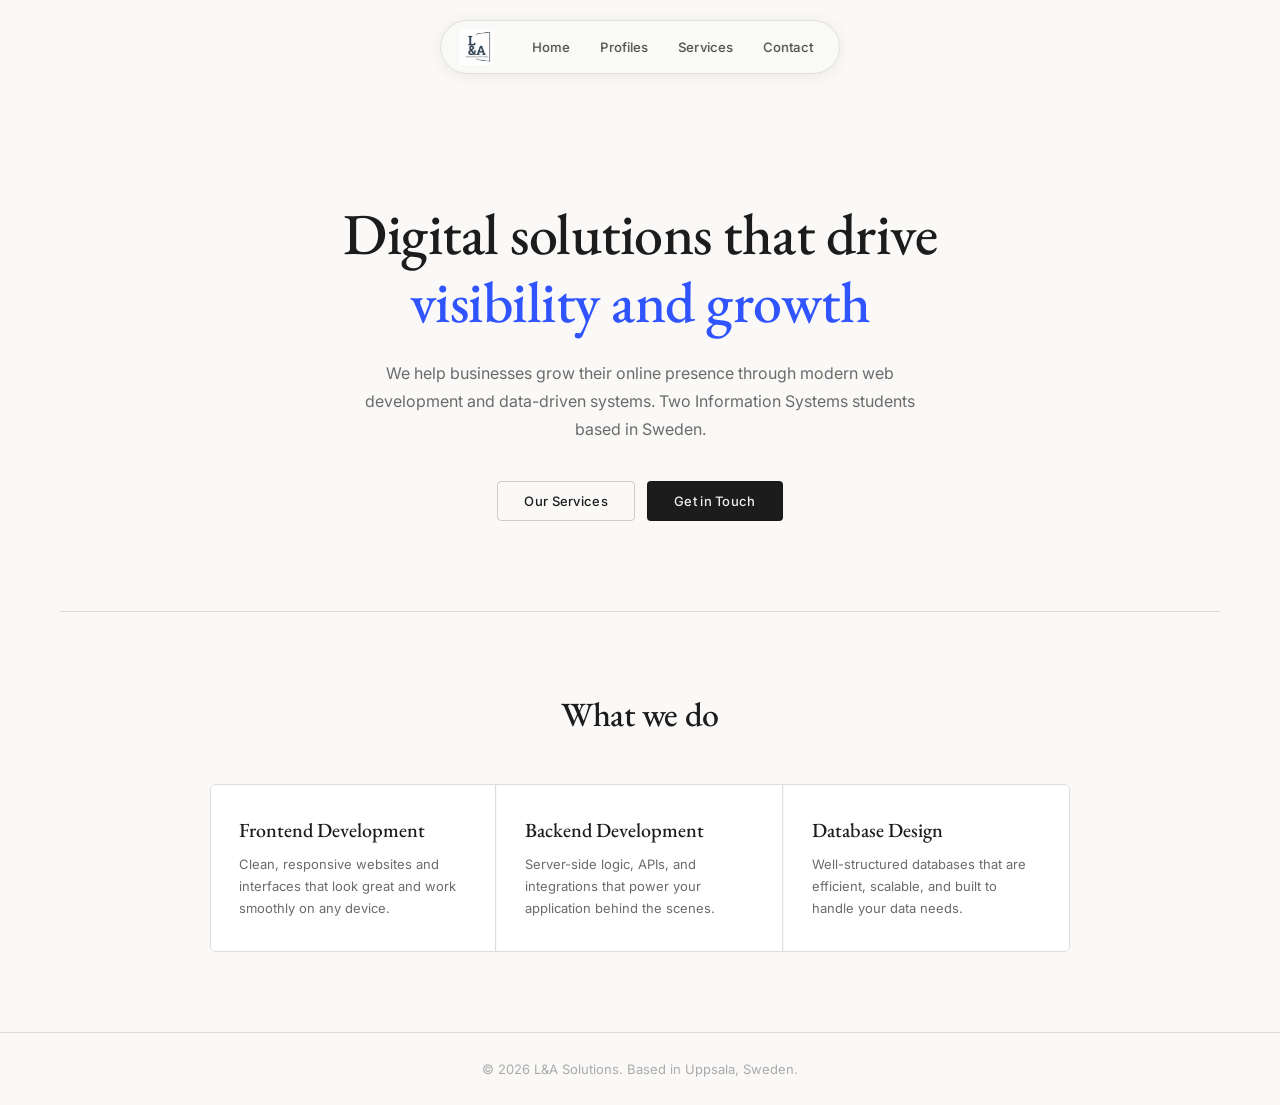
<file: index.html>
<!DOCTYPE html>
<html lang="en">
<head>
    <meta charset="UTF-8">
    <meta name="viewport" content="width=device-width, initial-scale=1.0">
    <title>L&A Solutions</title>
    <link rel="stylesheet" href="style.css">
    <link rel="icon" type="image/png" href="favicon.png.png">
</head>
<body>

    <header>
        <div class="header-container">
            <a href="index.html" class="logo-link"><img src="logo.png" alt="L&A Solutions" class="logo"></a>
            <nav>
                <ul class="menu">
                    <li><a href="index.html">Home</a></li>
                    <li class="dropdown">
                        <a href="#">Profiles</a>
                        <ul class="dropdown-menu">
                            <li><a href="linus.html">Linus Kammonen</a></li>
                            <li><a href="alfred.html">Alfred Arvidsson</a></li>
                        </ul>
                    </li>
                    <li><a href="services.html">Services</a></li>
                    <li><a href="contact.html">Contact</a></li>
                </ul>
            </nav>
        </div>
    </header>

    <main>
        <div class="hero">
            <h1>Digital solutions that drive  <em>visibility and growth</em></h1>
            <p>
                We help businesses grow their online presence through modern web development and data-driven systems.
                Two Information Systems students based in Sweden.
            </p>
            <div class="hero-buttons">
                <a href="services.html" class="btn-primary">Our Services</a>
                <a href="contact.html" class="btn-secondary">Get in Touch</a>
            </div>
        </div>

        <hr class="section-divider">

        <section>
            <h2>What we do</h2>
            <div class="card-grid">
                <div class="card">
                    <h3>Frontend Development</h3>
                    <p>Clean, responsive websites and interfaces that look great and work smoothly on any device.</p>
                </div>
                <div class="card">
                    <h3>Backend Development</h3>
                    <p>Server-side logic, APIs, and integrations that power your application behind the scenes.</p>
                </div>
                <div class="card">
                    <h3>Database Design</h3>
                    <p>Well-structured databases that are efficient, scalable, and built to handle your data needs.</p>
                </div>
            </div>
        </section>
    </main>

    <footer>
        <p>&copy; 2026 L&A Solutions. Based in Uppsala, Sweden.</p>
    </footer>

</body>
</html>
</file>
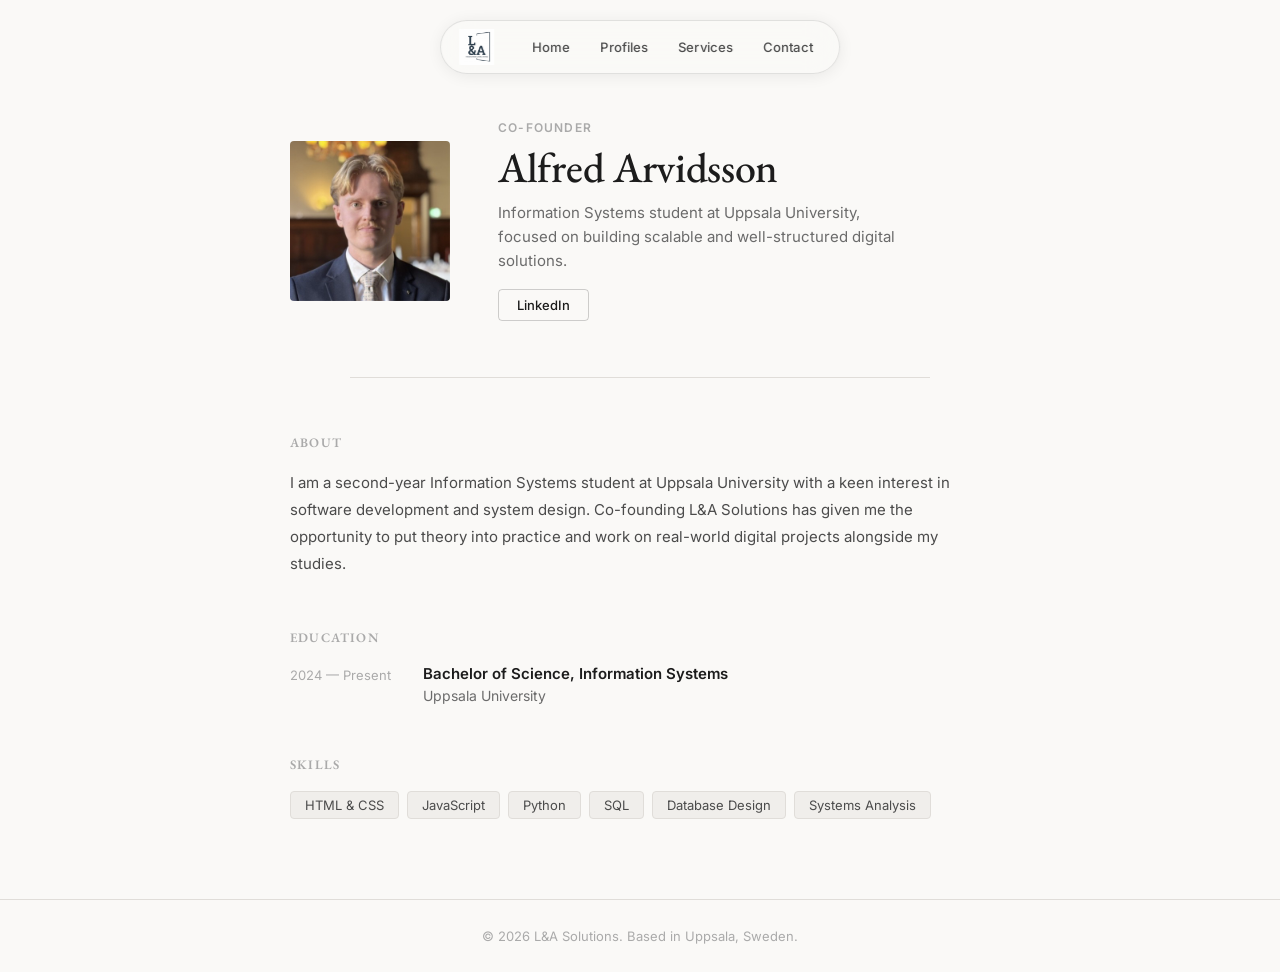
<file: alfred.html>
<!DOCTYPE html>
<html lang="en">
<head>
    <meta charset="UTF-8">
    <meta name="viewport" content="width=device-width, initial-scale=1.0">
    <title>Alfred Arvidsson — L&A Solutions</title>
    <link rel="stylesheet" href="style.css">
    <link rel="stylesheet" href="profile.css">
</head>
<body>

    <header>
        <div class="header-container">
            <a href="index.html" class="logo-link"><img src="logo.png" alt="L&A Solutions" class="logo"></a>
            <nav>
                <ul class="menu">
                    <li><a href="index.html">Home</a></li>
                    <li class="dropdown">
                        <a href="#">Profiles</a>
                        <ul class="dropdown-menu">
                            <li><a href="linus.html">Linus Kammonen</a></li>
                            <li><a href="alfred.html">Alfred Arvidsson</a></li>
                        </ul>
                    </li>
                    <li><a href="services.html">Services</a></li>
                    <li><a href="contact.html">Contact</a></li>
                </ul>
            </nav>
        </div>
    </header>

    <main class="profile-main">

        <div class="profile-hero">
            <img src="alfred.jpg" alt="Alfred Arvidsson" class="profile-photo">
            <div class="profile-intro">
                <p class="profile-label">Co-founder</p>
                <h1>Alfred Arvidsson</h1>
                <p class="profile-tagline">Information Systems student at Uppsala University, focused on building scalable and well-structured digital solutions.</p>
                <a href="https://www.linkedin.com/in/arvidssonalfred/" target="_blank" class="linkedin-btn">
                    LinkedIn
                </a>
            </div>
        </div>

        <hr class="section-divider">

        <div class="profile-body">

            <div class="profile-section">
                <h2>About</h2>
                <p>
                    I am a second-year Information Systems student at Uppsala University with a keen interest in software development and system design. Co-founding L&amp;A Solutions has given me the opportunity to put theory into practice and work on real-world digital projects alongside my studies.
                </p>
            </div>

            <div class="profile-section">
                <h2>Education</h2>
                <div class="edu-item">
                    <div class="edu-meta">
                        <span class="edu-year">2024 — Present</span>
                    </div>
                    <div class="edu-detail">
                        <strong>Bachelor of Science, Information Systems</strong>
                        <span>Uppsala University</span>
                    </div>
                </div>
            </div>

            <div class="profile-section">
                <h2>Skills</h2>
                <div class="skills-grid">
                    <span class="skill-tag">HTML &amp; CSS</span>
                    <span class="skill-tag">JavaScript</span>
                    <span class="skill-tag">Python</span>
                    <span class="skill-tag">SQL</span>
                    <span class="skill-tag">Database Design</span>
                    <span class="skill-tag">Systems Analysis</span>
                </div>
            </div>

        </div>

    </main>

    <footer>
        <p>&copy; 2026 L&A Solutions. Based in Uppsala, Sweden.</p>
    </footer>

</body>
</html>
</file>
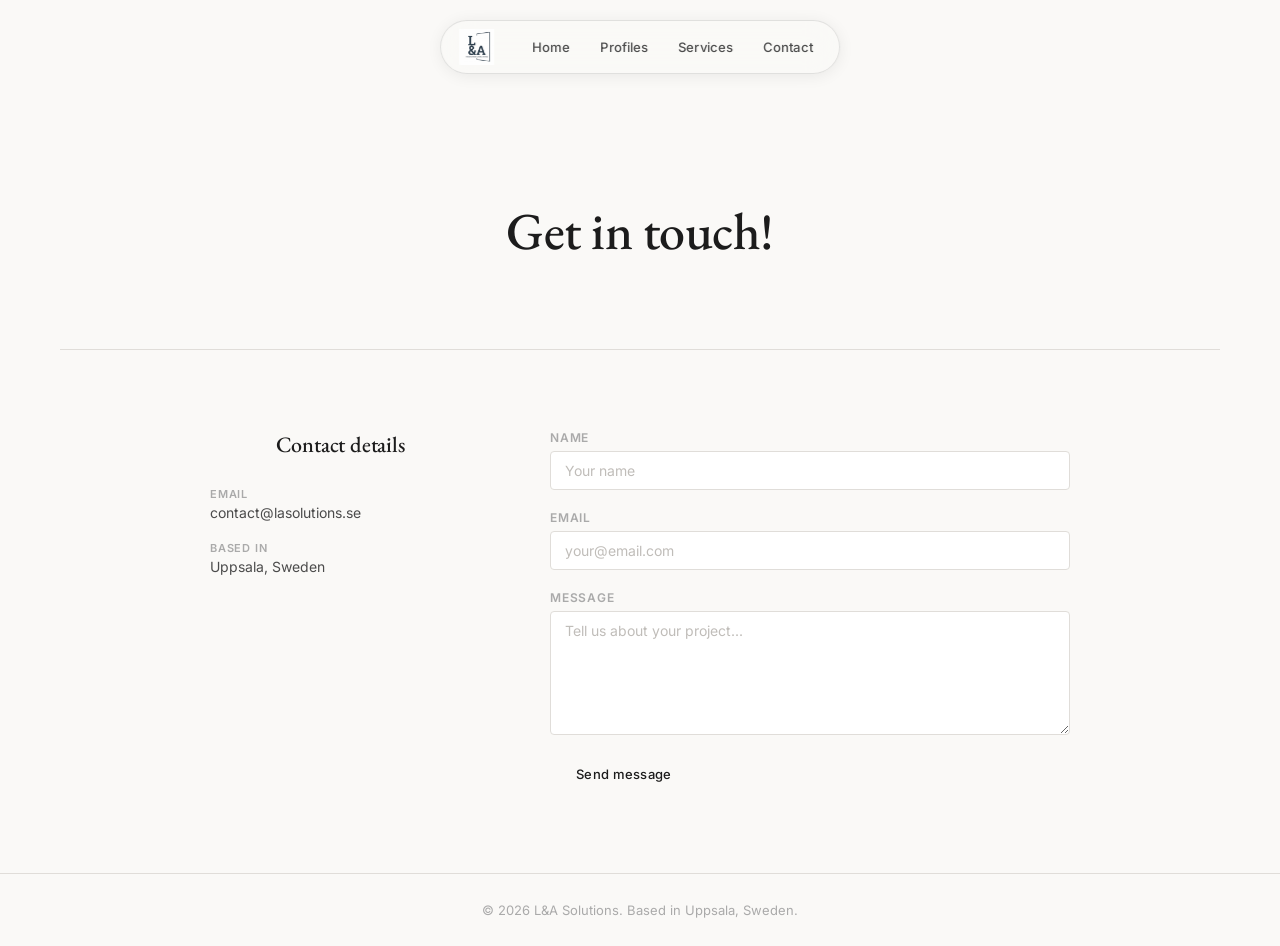
<file: contact.html>
<!DOCTYPE html>
<html lang="en">
<head>
    <meta charset="UTF-8">
    <meta name="viewport" content="width=device-width, initial-scale=1.0">
    <title>Contact — L&A Solutions</title>
    <link rel="stylesheet" href="style.css">
</head>
<body>

    <header>
        <div class="header-container">
            <a href="index.html" class="logo-link"><img src="logo.png" alt="L&A Solutions" class="logo"></a>
            <nav>
                <ul class="menu">
                    <li><a href="index.html">Home</a></li>
                    <li class="dropdown">
                        <a href="#">Profiles</a>
                        <ul class="dropdown-menu">
                            <li><a href="linus.html">Linus Kammonen</a></li>
                            <li><a href="alfred.html">Alfred Arvidsson</a></li>
                        </ul>
                    </li>
                    <li><a href="services.html">Services</a></li>
                    <li><a href="contact.html">Contact</a></li>
                </ul>
            </nav>
        </div>
    </header>

    <main>
        <div class="page-hero">
            <h1>Get in touch!</h1>
            <p></p>
        </div>

        <hr class="section-divider">

        <section class="contact-section">
            <div class="contact-grid">

                <div class="contact-info">
                    <h2>Contact details</h2>
                    <div class="info-item">
                        <span class="info-label">Email</span>
                        <a href="mailto:hello@lasolutions.se">contact@lasolutions.se</a>
                    </div>
                    <div class="info-item">
                        <span class="info-label">Based in</span>
                        <span>Uppsala, Sweden</span>
                    </div>
                </div>

                <form name="L&A Kontakt" class="contact-form" data-netlify="true" netlify-honeypot="bot-field" action="/thankyou" method="POST">                    <input type="hidden" name="_subject" value="New message from L&A Solutions website">
                    <input type="hidden" name="bot-field">
                    <input type="text" name="_gotcha" style="display:none">
                    <div class="form-group">
                        <label for="name">Name</label>
                        <input type="text" id="name" name="name" placeholder="Your name" required>
                    </div>
                    <div class="form-group">
                        <label for="email">Email</label>
                        <input type="email" id="email" name="email" placeholder="your@email.com" required>
                    </div>
                    <div class="form-group">
                        <label for="message">Message</label>
                        <textarea id="message" name="message" rows="6" placeholder="Tell us about your project..." required></textarea>
                    </div>
                    <button type="submit" class="btn-primary">Send message</button>
                </form>

            </div>
        </section>
    </main>

    <footer>
        <p>&copy; 2026 L&A Solutions. Based in Uppsala, Sweden.</p>
    </footer>

</body>
</html>
</file>
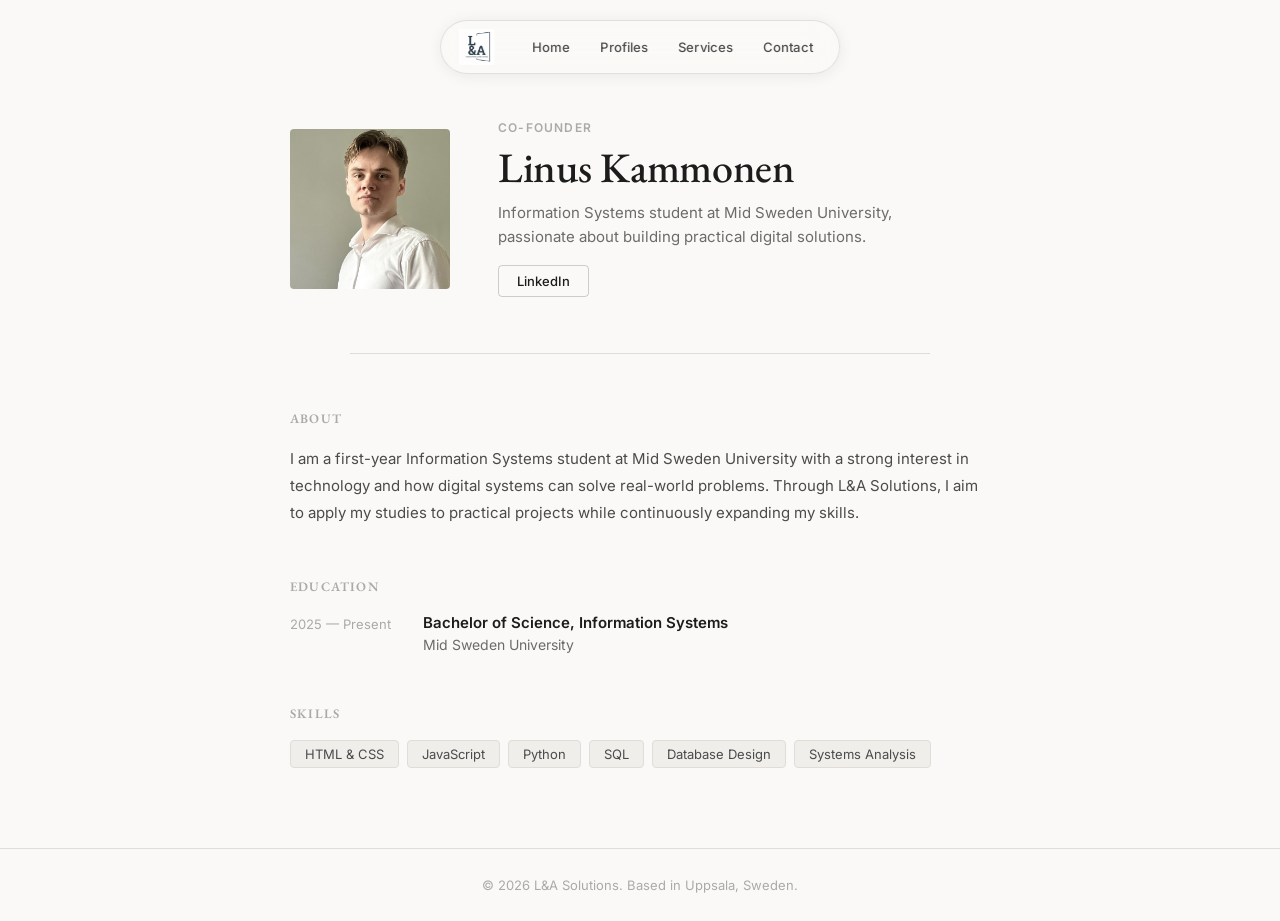
<file: linus.html>
<!DOCTYPE html>
<html lang="en">
<head>
    <meta charset="UTF-8">
    <meta name="viewport" content="width=device-width, initial-scale=1.0">
    <title>Linus Kammonen — L&A Solutions</title>
    <link rel="stylesheet" href="style.css">
    <link rel="stylesheet" href="profile.css">
</head>
<body>

    <header>
        <div class="header-container">
            <a href="index.html" class="logo-link"><img src="logo.png" alt="L&A Solutions" class="logo"></a>
            <nav>
                <ul class="menu">
                    <li><a href="index.html">Home</a></li>
                    <li class="dropdown">
                        <a href="#">Profiles</a>
                        <ul class="dropdown-menu">
                            <li><a href="linus.html">Linus Kammonen</a></li>
                            <li><a href="alfred.html">Alfred Arvidsson</a></li>
                        </ul>
                    </li>
                    <li><a href="services.html">Services</a></li>
                    <li><a href="contact.html">Contact</a></li>
                </ul>
            </nav>
        </div>
    </header>

    <main class="profile-main">

        <div class="profile-hero">
            <div class="linus-photo-wrap">
                <img src="linus.jpg" alt="Linus Kammonen" class="profile-photo">
            </div>
            <div class="profile-intro">
                <p class="profile-label">Co-founder</p>
                <h1>Linus Kammonen</h1>
                <p class="profile-tagline">Information Systems student at Mid Sweden University, passionate about building practical digital solutions.</p>
                <a href="https://www.linkedin.com/in/linus-kammonen-42101314b/" target="_blank" class="linkedin-btn">
                    LinkedIn
                </a>
            </div>
        </div>

        <hr class="section-divider">

        <div class="profile-body">

            <div class="profile-section">
                <h2>About</h2>
                <p>
                    I am a first-year Information Systems student at Mid Sweden University with a strong interest in technology and how digital systems can solve real-world problems. Through L&amp;A Solutions, I aim to apply my studies to practical projects while continuously expanding my skills.
                </p>
            </div>

            <div class="profile-section">
                <h2>Education</h2>
                <div class="edu-item">
                    <div class="edu-meta">
                        <span class="edu-year">2025 — Present</span>
                    </div>
                    <div class="edu-detail">
                        <strong>Bachelor of Science, Information Systems</strong>
                        <span>Mid Sweden University</span>
                    </div>
                </div>
            </div>

            <div class="profile-section">
                <h2>Skills</h2>
                <div class="skills-grid">
                    <span class="skill-tag">HTML &amp; CSS</span>
                    <span class="skill-tag">JavaScript</span>
                    <span class="skill-tag">Python</span>
                    <span class="skill-tag">SQL</span>
                    <span class="skill-tag">Database Design</span>
                    <span class="skill-tag">Systems Analysis</span>
                </div>
            </div>

        </div>

    </main>

    <footer>
        <p>&copy; 2026 L&A Solutions. Based in Uppsala, Sweden.</p>
    </footer>

</body>
</html>
</file>
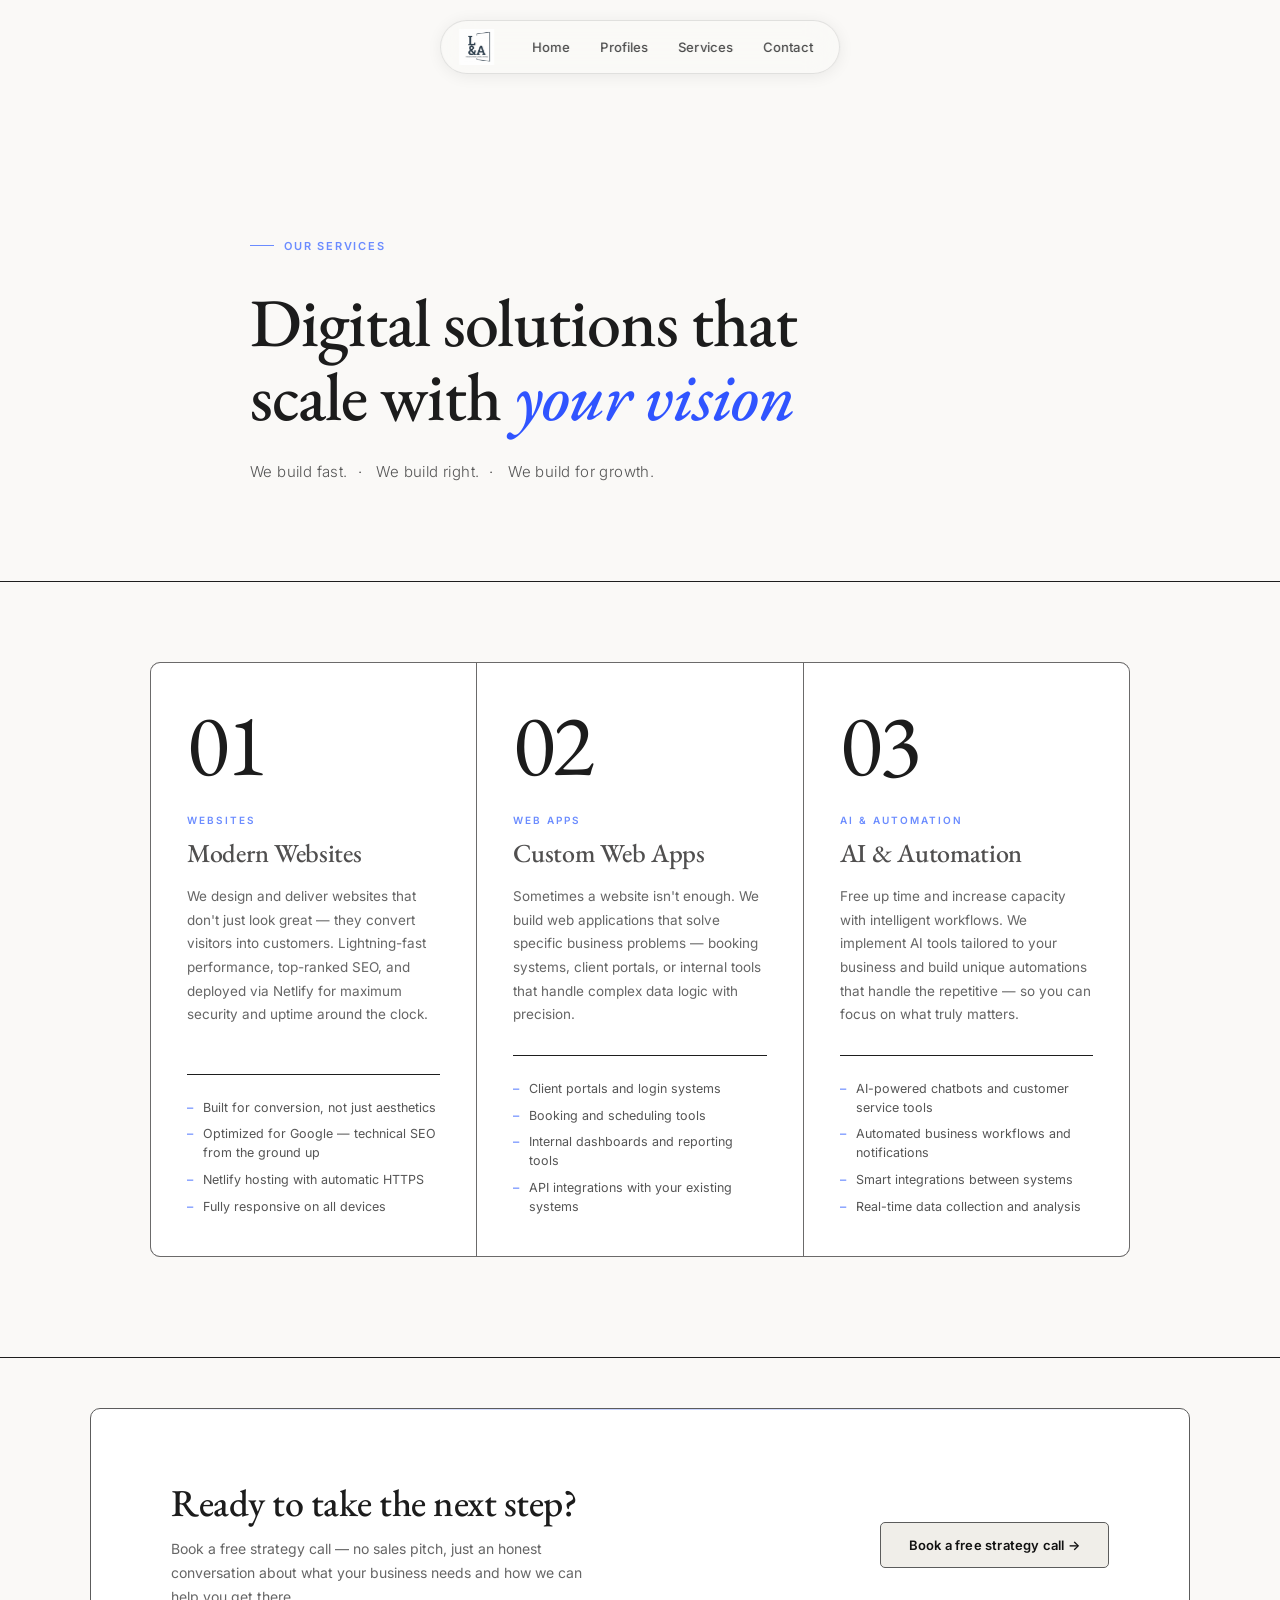
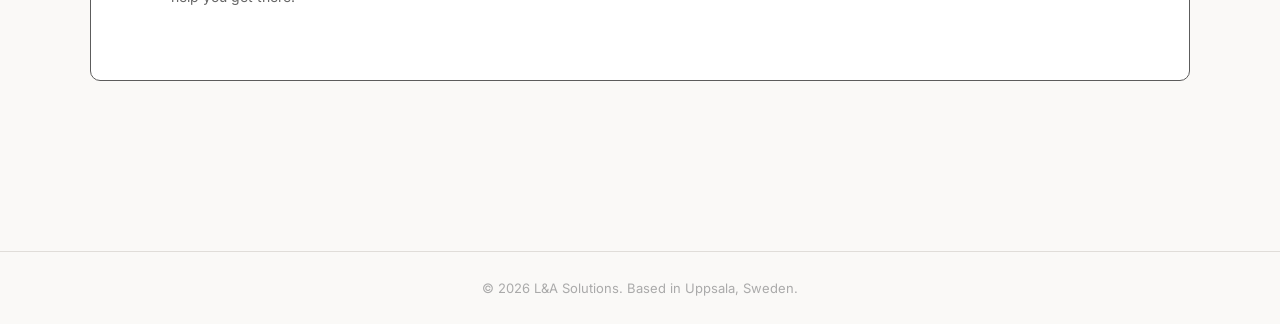
<file: services.html>
<!DOCTYPE html>
<html lang="en">
<head>
    <meta charset="UTF-8">
    <meta name="viewport" content="width=device-width, initial-scale=1.0">
    <title>Services — L&A Solutions</title>
    <link rel="preconnect" href="https://fonts.googleapis.com">
    <link rel="preconnect" href="https://fonts.gstatic.com" crossorigin>
    <link href="https://fonts.googleapis.com/css2?family=EB+Garamond:ital,wght@0,400;0,500;0,600;1,400&family=Inter:wght@300;400;500;600&display=swap" rel="stylesheet">
    <link rel="stylesheet" href="style.css">
</head>
<body>

    <header>
        <div class="header-container">
            <a href="index.html" class="logo-link"><img src="logo.png" alt="L&A Solutions" class="logo"></a>
            <nav>
                <ul class="menu">
                    <li><a href="index.html">Home</a></li>
                    <li class="dropdown">
                        <a href="#">Profiles</a>
                        <ul class="dropdown-menu">
                            <li><a href="linus.html">Linus Kammonen</a></li>
                            <li><a href="alfred.html">Alfred Arvidsson</a></li>
                        </ul>
                    </li>
                    <li><a href="services.html">Services</a></li>
                    <li><a href="contact.html">Contact</a></li>
                </ul>
            </nav>
        </div>
    </header>

    <main>

        <!-- ── HERO ── -->
        <div class="s-hero">
            <p class="s-hero-eyebrow">Our services</p>
            <h1>Digital solutions that<br>scale with <em>your vision</em></h1>
            <p class="s-hero-sub">
                We build fast.<span>·</span>
                We build right.<span>·</span>
                We build for growth.
            </p>
        </div>

        <hr class="s-rule">

        <!-- ── SERVICES ── -->
        <div class="s-grid-section">
            <div class="s-grid">

                <!-- Card 1 -->
                <div class="s-card">
                    <span class="s-card-number">01</span>
                    <p class="s-card-tag">Websites</p>
                    <h2>Modern Websites</h2>
                    <p class="s-card-desc">
                        We design and deliver websites that don't just look great — they convert visitors into customers. Lightning-fast performance, top-ranked SEO, and deployed via Netlify for maximum security and uptime around the clock.
                    </p>
                    <ul class="s-card-features">
                        <li>Built for conversion, not just aesthetics</li>
                        <li>Optimized for Google — technical SEO from the ground up</li>
                        <li>Netlify hosting with automatic HTTPS</li>
                        <li>Fully responsive on all devices</li>
                    </ul>
                </div>

                <!-- Card 2 -->
                <div class="s-card">
                    <span class="s-card-number">02</span>
                    <p class="s-card-tag">Web Apps</p>
                    <h2>Custom Web Apps</h2>
                    <p class="s-card-desc">
                        Sometimes a website isn't enough. We build web applications that solve specific business problems — booking systems, client portals, or internal tools that handle complex data logic with precision.
                    </p>
                    <ul class="s-card-features">
                        <li>Client portals and login systems</li>
                        <li>Booking and scheduling tools</li>
                        <li>Internal dashboards and reporting tools</li>
                        <li>API integrations with your existing systems</li>
                    </ul>
                </div>

                <!-- Card 3 -->
                <div class="s-card">
                    <span class="s-card-number">03</span>
                    <p class="s-card-tag">AI & Automation</p>
                    <h2>AI &amp; Automation</h2>
                    <p class="s-card-desc">
                        Free up time and increase capacity with intelligent workflows. We implement AI tools tailored to your business and build unique automations that handle the repetitive — so you can focus on what truly matters.
                    </p>
                    <ul class="s-card-features">
                        <li>AI-powered chatbots and customer service tools</li>
                        <li>Automated business workflows and notifications</li>
                        <li>Smart integrations between systems</li>
                        <li>Real-time data collection and analysis</li>
                    </ul>
                </div>

            </div>
        </div>

        <hr class="s-rule">

        <!-- ── CTA ── -->
        <div class="s-cta-wrapper">
            <div class="s-cta">
                <div class="s-cta-text">
                    <h2>Ready to take the next step?</h2>
                    <p>
                        Book a free strategy call — no sales pitch, just an honest conversation about what your business needs and how we can help you get there.
                    </p>
                </div>
                <a href="contact.html" class="s-cta-btn">Book a free strategy call →</a>
            </div>
        </div>

    </main>

    <footer>
        <p>&copy; 2026 L&A Solutions. Based in Uppsala, Sweden.</p>
    </footer>

</body>
</html>
</file>
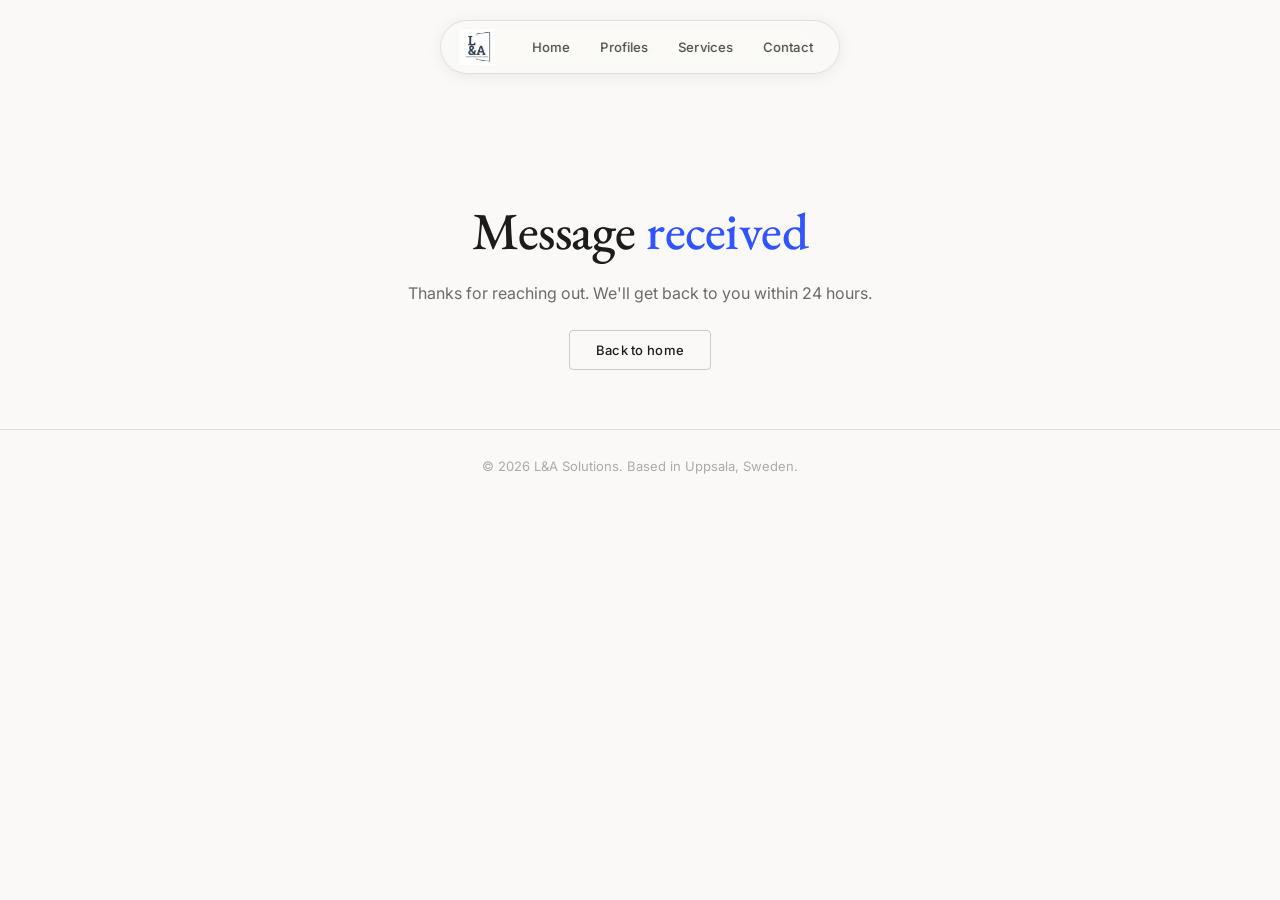
<file: thankyou.html>
<!DOCTYPE html>
<html lang="en">
<head>
    <meta charset="UTF-8">
    <meta name="viewport" content="width=device-width, initial-scale=1.0">
    <title>Thank you — L&A Solutions</title>
    <link rel="stylesheet" href="style.css">
</head>
<body>

    <header>
        <div class="header-container">
            <a href="index.html" class="logo-link"><img src="logo.png" alt="L&A Solutions" class="logo"></a>
            <nav>
                <ul class="menu">
                    <li><a href="index.html">Home</a></li>
                    <li class="dropdown">
                        <a href="#">Profiles</a>
                        <ul class="dropdown-menu">
                            <li><a href="linus.html">Linus Kammonen</a></li>
                            <li><a href="alfred.html">Alfred Arvidsson</a></li>
                        </ul>
                    </li>
                    <li><a href="services.html">Services</a></li>
                    <li><a href="contact.html">Contact</a></li>
                </ul>
            </nav>
        </div>
    </header>

    <main>
        <div class="page-hero">
            <h1>Message <em>received</em></h1>
            <p>Thanks for reaching out. We'll get back to you within 24 hours.</p>
            <div style="margin-top: 32px;">
                <a href="index.html" class="btn-primary">Back to home</a>
            </div>
        </div>
    </main>

    <footer>
        <p>&copy; 2026 L&A Solutions. Based in Uppsala, Sweden.</p>
    </footer>

</body>
</html>
</file>
<file: style.css>
@import url('https://fonts.googleapis.com/css2?family=EB+Garamond:ital,wght@0,400;0,500;0,600;1,400&family=Inter:wght@400;500;600&display=swap');

* {
    margin: 0;
    padding: 0;
    box-sizing: border-box;
}

body {
    font-family: 'Inter', sans-serif;
    background-color: #faf9f7;
    color: #1c1c1c;
}

/* ── HEADER ── */
header {
    position: fixed;
    top: 20px;
    left: 50%;
    transform: translateX(-50%);
    z-index: 100;
    width: auto;
}

.header-container {
    display: flex;
    align-items: center;
    gap: 24px;
    padding: 8px 12px 8px 18px;
    background: rgba(250, 249, 247, 0.85);
    backdrop-filter: blur(16px);
    -webkit-backdrop-filter: blur(16px);
    border: 1px solid rgba(0, 0, 0, 0.1);
    border-radius: 50px;
    box-shadow: 0 2px 16px rgba(0, 0, 0, 0.07);
}

.logo-link {
    display: flex;
    align-items: center;
    flex-shrink: 0;
}

.logo {
    height: 36px;
    width: auto;
}

/* ── NAV ── */
nav ul.menu {
    list-style: none;
    display: flex;
    gap: 2px;
    margin: 0;
    padding: 0;
}

.menu a {
    text-decoration: none;
    color: #4b4b4b;
    font-size: 13px;
    font-weight: 500;
    padding: 6px 14px;
    border-radius: 50px;
    transition: background-color 0.15s, color 0.15s;
    white-space: nowrap;
    display: block;
    letter-spacing: 0.1px;
}

.menu a:hover {
    background-color: rgba(0, 0, 0, 0.05);
    color: #1c1c1c;
}

/* ── DROPDOWN ── */
.dropdown {
    position: relative;
}

.dropdown-menu {
    display: none;
    position: absolute;
    top: calc(100% + 10px);
    left: 50%;
    transform: translateX(-50%);
    background-color: #faf9f7;
    border: 1px solid rgba(0, 0, 0, 0.1);
    border-radius: 8px;
    list-style: none;
    padding: 6px;
    min-width: 190px;
    box-shadow: 0 8px 24px rgba(0, 0, 0, 0.08);
}

/* invisible bridge to prevent hover gap */
.dropdown::after {
    content: '';
    position: absolute;
    top: 100%;
    left: 0;
    right: 0;
    height: 10px;
}

.dropdown-menu li a {
    display: block;
    padding: 8px 14px;
    border-radius: 5px;
    color: #4b4b4b;
    font-size: 13px;
    font-weight: 500;
    text-decoration: none;
    transition: background-color 0.15s, color 0.15s;
}

.dropdown-menu li a:hover {
    background-color: rgba(0, 0, 0, 0.05);
    color: #1c1c1c;
}

.dropdown:hover .dropdown-menu {
    display: block;
}

/* ── MAIN OFFSET for fixed header ── */
main {
    padding-top: 90px;
}

/* ── HERO ── */
.hero {
    padding: 110px 60px 90px;
    max-width: 780px;
    margin: 0 auto;
    text-align: center;
}

.hero h1 {
    font-family: 'EB Garamond', Georgia, serif;
    font-size: 58px;
    font-weight: 500;
    line-height: 1.18;
    color: #1c1c1c;
    margin-bottom: 22px;
    letter-spacing: -0.5px;
}

.hero h1 em {
    font-style: normal;
    color: #3054ff;
}

.hero p {
    font-size: 16px;
    color: #6b6b6b;
    line-height: 1.75;
    margin-bottom: 38px;
    max-width: 580px;
    margin-left: auto;
    margin-right: auto;
}

.hero-buttons {
    display: flex;
    gap: 12px;
    justify-content: center;
    flex-wrap: wrap;
}

.btn-primary {
    background-color: transparent;
    color: #1c1c1c;
    padding: 11px 26px;
    border-radius: 4px;
    border: 1px solid rgba(0, 0, 0, 0.18);

    text-decoration: none;
    font-weight: 500;
    font-size: 13px;
    letter-spacing: 0.3px;
    transition: background-color 0.25s, border-color 0.25s;
}

.btn-primary:hover {
    background-color: #efefef;
}

.btn-secondary {
    background-color: #1c1c1c;
    color: #efefef;
    padding: 11px 26px;
    border-radius: 4px;
    border: 1px solid rgba(0, 0, 0, 0.18);
    text-decoration: none;
    font-weight: 500;
    font-size: 13px;
    letter-spacing: 0.3px;
    transition: background-color 0.25s, border-color 0.25s;
}

.btn-secondary:hover {
    
    background-color: #767474;
    color: #efefef;
}

/* ── SECTION ── */
section {
    padding: 80px 60px;
}

section h2 {
    font-family: 'EB Garamond', Georgia, serif;
    font-size: 34px;
    font-weight: 500;
    text-align: center;
    margin-bottom: 48px;
    color: #1c1c1c;
    letter-spacing: -0.3px;
}

/* ── CARDS ── */
.card-grid {
    display: grid;
    grid-template-columns: repeat(auto-fit, minmax(240px, 1fr));
    gap: 1px;
    max-width: 860px;
    margin: 0 auto;
    border: 1px solid #e0ddd9;
    border-radius: 6px;
    overflow: hidden;
}

.card {
    background-color: #ffffff;
    padding: 32px 28px;
    border-right: 1px solid #e0ddd9;
}

.card:last-child {
    border-right: none;
}

.card h3 {
    font-family: 'EB Garamond', Georgia, serif;
    font-size: 20px;
    font-weight: 500;
    margin-bottom: 10px;
    color: #1c1c1c;
}

.card p {
    font-size: 13px;
    color: #6b6b6b;
    line-height: 1.7;
}

/* ── DIVIDER ── */
.section-divider {
    border: none;
    border-top: 1px solid #e0ddd9;
    margin: 0 60px;
}

/* ── PAGE HERO (contact, services etc.) ── */
.page-hero {
    padding: 110px 60px 70px;
    max-width: 780px;
    margin: 0 auto;
    text-align: center;
}

.page-hero h1 {
    font-family: 'EB Garamond', Georgia, serif;
    font-size: 52px;
    font-weight: 500;
    line-height: 1.18;
    color: #1c1c1c;
    margin-bottom: 18px;
    letter-spacing: -0.5px;
}

.page-hero h1 em {
    font-style: normal;
    color: #3054ff;
}

.page-hero p {
    font-size: 16px;
    color: #6b6b6b;
    line-height: 1.75;
    max-width: 500px;
    margin: 0 auto;
}

/* ── CONTACT ── */
.contact-section {
    padding: 80px 60px;
}

.contact-grid {
    display: grid;
    grid-template-columns: 1fr 2fr;
    gap: 80px;
    max-width: 860px;
    margin: 0 auto;
}

.contact-info h2 {
    font-family: 'EB Garamond', Georgia, serif;
    font-size: 22px;
    font-weight: 500;
    color: #1c1c1c;
    margin-bottom: 28px;
    letter-spacing: -0.2px;
}

.info-item {
    display: flex;
    flex-direction: column;
    gap: 3px;
    margin-bottom: 20px;
}

.info-label {
    font-size: 11px;
    font-weight: 600;
    text-transform: uppercase;
    letter-spacing: 0.8px;
    color: #aaaaaa;
}

.info-item a,
.info-item span:not(.info-label) {
    font-size: 14px;
    color: #4b4b4b;
    text-decoration: none;
}

.info-item a:hover {
    color: #1c1c1c;
}

/* ── FORM ── */
.contact-form {
    display: flex;
    flex-direction: column;
    gap: 20px;
}

.form-group {
    display: flex;
    flex-direction: column;
    gap: 6px;
}

.form-group label {
    font-size: 12px;
    font-weight: 600;
    text-transform: uppercase;
    letter-spacing: 0.8px;
    color: #aaaaaa;
}

.form-group input,
.form-group textarea {
    font-family: 'Inter', sans-serif;
    font-size: 14px;
    color: #1c1c1c;
    background-color: #ffffff;
    border: 1px solid #e0ddd9;
    border-radius: 4px;
    padding: 10px 14px;
    outline: none;
    transition: border-color 0.15s;
    resize: vertical;
}

.form-group input::placeholder,
.form-group textarea::placeholder {
    color: #c0bdb9;
}

.form-group input:focus,
.form-group textarea:focus {
    border-color: #3054ff;
}

.contact-form .btn-primary {
    align-self: flex-start;
    cursor: pointer;
    border: none;
    font-family: 'Inter', sans-serif;
}

/* ── FOOTER ── */
footer {
    padding: 28px 60px;
    text-align: center;
    color: #aaaaaa;
    font-size: 13px;
    border-top: 1px solid #e0ddd9;
}

/* ── SERVICES PAGE ── */
.s-hero {
    padding: 140px 60px 100px;
    max-width: 900px;
    margin: 0 auto;
}

.s-hero-eyebrow {
    display: inline-flex;
    align-items: center;
    gap: 10px;
    font-size: 11px;
    font-weight: 600;
    letter-spacing: 1.8px;
    text-transform: uppercase;
    color: #6b8cff;
    margin-bottom: 32px;
}

.s-hero-eyebrow::before {
    content: '';
    display: block;
    width: 24px;
    height: 1px;
    background: #6b8cff;
}

.s-hero h1 {
    font-family: 'EB Garamond', Georgia, serif;
    font-size: clamp(42px, 6vw, 68px);
    font-weight: 500;
    line-height: 1.1;
    color: #1c1c1c;
    letter-spacing: -1px;
    margin-bottom: 28px;
    max-width: 720px;
}

.s-hero h1 em {
    font-style: italic;
    color: #3054ff;
}

.s-hero-sub {
    font-size: 15px;
    font-weight: 300;
    color: #555555;
    letter-spacing: 0.4px;
    font-family: 'Inter', sans-serif;
}

.s-hero-sub span {
    color: #3a3a3a;
    margin: 0 10px;
}

.s-rule {
    border: none;
    border-top: 1px solid #1e1e1e;
    margin: 0;
}

.s-grid-section {
    padding: 80px 60px 100px;
    max-width: 1100px;
    margin: 0 auto;
}

.s-grid {
    display: grid;
    grid-template-columns: repeat(3, 1fr);
    gap: 1px;
    background: #6b6a6a;
    border: 1px solid #6b6a6a;
    border-radius: 10px;
    overflow: hidden;
}

.s-card {
    background: #ffffff;
    border: 1px 0.1px solid #5c5c5c;
    padding: 44px 36px 40px;
    display: flex;
    flex-direction: column;
    gap: 0;
    transition: background 0.25s ease, transform 0.25s ease;
    position: relative;
    overflow: hidden;
}

.s-card::after {
    content: '';
    position: absolute;
    inset: 0;
    border: 1px solid transparent;
    border-radius: 0;
    transition: border-color 0.25s ease;
    pointer-events: none;
}

.s-card:hover {
    background: #141414;
    transform: translateY(-2px);
    z-index: 1;
    color: #ffffff;
}

.s-card:hover::after {
    border-color: rgba(107, 140, 255, 0.2);
}

.s-card-number {
    font-family: 'EB Garamond', Georgia, serif;
    font-size: 88px;
    font-weight: 400;
    line-height: 0.85;
    color: #1c1c1c;
    letter-spacing: -3px;
    margin-bottom: 32px;
    display: block;
    user-select: none;
}
.s-card:hover .s-card-number {
    color: #ffffff;
    transform: translateX(2px); /* Subtil rörelse åt höger för extra "pop" */

    text-shadow: 0 0 20px rgba(255, 255, 255, 0.1);
}
.s-card:hover .s-card-desc{

    color: #868686;
}
.s-card:hover .s-card-features ul li{


        /* texten nedanför desc */
}


.s-card-tag {
    font-size: 10px;
    font-weight: 600;
    letter-spacing: 2px;
    text-transform: uppercase;
    color: #6b8cff;
    margin-bottom: 12px;
}

.s-card h2 {
    font-family: 'EB Garamond', Georgia, serif;
    font-size: 26px;
    font-weight: 500;
    color: #504f4f;
    letter-spacing: -0.3px;
    margin-bottom: 16px;
    line-height: 1.2;
}

.s-card-desc {
    font-size: 13.5px;
    color: #666666;
    line-height: 1.75;
    margin-bottom: 28px;
    flex-grow: 1;
}

.s-card-features {
    list-style: none;
    display: flex;
    flex-direction: column;
    gap: 8px;
    border-top: 1px solid #1e1e1e;
    padding-top: 24px;
}

.s-card-features li {
    font-size: 12.5px;
    color: #555555;
    line-height: 1.5;
    display: flex;
    gap: 10px;
    align-items: baseline;
}

.s-card-features li::before {
    content: '–';
    color: #6b8cff;
    flex-shrink: 0;
    font-weight: 500;
}

.s-cta-wrapper {
    padding: 0 60px 120px;
}

.s-cta {
    max-width: 1100px;
    margin: 50px auto;
    border: 1px solid #5c5c5c;
    border-radius: 10px;
    padding: 72px 80px;
    display: grid;
    grid-template-columns: 1fr auto;
    gap: 40px;
    align-items: center;
    background: #ffffff;
    position: relative;
    overflow: hidden;
    transition: background 0.25s ease, transform 0.25s ease;

}

.s-cta::before {
    content: '';
    position: absolute;
    top: 0;
    left: 0;
    right: 0;
    height: 1px;
    background: linear-gradient(90deg, transparent, #6b8cff 50%, transparent);
    opacity: 0.4;
}

.s-cta:hover  {
    border-color: #ebeaea;
    background: #000000;
    transform: translateY(-2px);
    z-index: 1;

}
.s-cta:hover .s-cta-text h2{

    color: #e9e9e9;;


}
.s-cta:hover .s-cta-text p{

    color: #868686;
}
.s-cta::after {
    content: '';
    position: absolute;
    inset: 0;
    border: 1px solid transparent;
    border-radius: 0;
    transition: border-color 0.25s ease;
    pointer-events: none;
}


.s-cta-text h2 {
    font-family: 'EB Garamond', Georgia, serif;
    font-size: 38px;
    font-weight: 500;
    color: #1c1c1c;
    letter-spacing: -0.5px;
    margin-bottom: 12px;
    line-height: 1.15;
}

.s-cta-text p {
    font-size: 14px;
    color: #666666;
    line-height: 1.7;
    max-width: 440px;
}

.s-cta-btn {
    display: inline-block;
    background: #F0eee9;
    color: #111111;
    border: 1px solid #5c5c5c;

    font-family: 'Inter', sans-serif;
    font-size: 13px;
    font-weight: 600;
    letter-spacing: 0.2px;
    padding: 14px 28px;
    border-radius: 5px;
    text-decoration: none;
    white-space: nowrap;
    transition: background 0.15s ease, transform 0.15s ease, box-shadow 0.15s ease;
}

.s-cta-btn:hover {
    background: #ffffff;
    transform: translateY(-1px);
    box-shadow: 0 8px 24px rgba(107, 140, 255, 0.15);
}

@media (max-width: 900px) {
    .s-grid {
        grid-template-columns: 1fr;
    }

    .s-cta {
        grid-template-columns: 1fr;
        padding: 48px 40px;
        gap: 28px;
    }

    .s-cta-text h2 {
        font-size: 30px;
    }

    .s-grid-section,
    .s-hero,
    .s-cta-wrapper {
        padding-left: 24px;
        padding-right: 24px;
    }
}

@media (max-width: 640px) {
    .s-hero {
        padding-top: 110px;
        padding-bottom: 72px;
    }

    .s-hero-sub {
        display: flex;
        flex-direction: column;
        gap: 4px;
    }

    .s-hero-sub span {
        display: none;
    }

    .s-card {
        padding: 36px 28px 32px;
    }

    .s-card-number {
        font-size: 64px;
    }
}
</file>
<file: profile.css>
/* ── PROFILE PAGE ── */

.profile-main {
    max-width: 780px;
    margin: 0 auto;
    padding: 60px 40px 80px;
}

/* ── TOP SECTION: photo + intro ── */
.profile-hero {
    display: flex;
    align-items: center;
    gap: 48px;
    padding: 60px 0 56px;
}

.profile-photo {
    width: 160px;
    height: 160px;
    object-fit: cover;
    object-position: top;
    border-radius: 4px;
    flex-shrink: 0;
    filter: grayscale(15%);
}

.linus-photo-wrap {
    width: 160px;
    height: 160px;
    overflow: hidden;
    border-radius: 4px;
    flex-shrink: 0;
}

.linus-photo-wrap .profile-photo {
    width: 100%;
    height: 100%;
    transform: scale(1.9);
    transform-origin: center;
    border-radius: 0;
    flex-shrink: unset;
}

.profile-intro {
    display: flex;
    flex-direction: column;
    gap: 10px;
}

.profile-label {
    font-size: 12px;
    font-weight: 600;
    letter-spacing: 1.2px;
    text-transform: uppercase;
    color: #aaaaaa;
}

.profile-intro h1 {
    font-family: 'EB Garamond', Georgia, serif;
    font-size: 42px;
    font-weight: 500;
    color: #1c1c1c;
    line-height: 1.1;
    letter-spacing: -0.3px;
}

.profile-tagline {
    font-size: 15px;
    color: #6b6b6b;
    line-height: 1.6;
    max-width: 420px;
}

.linkedin-btn {
    display: inline-block;
    margin-top: 6px;
    font-size: 13px;
    font-weight: 500;
    color: #1c1c1c;
    text-decoration: none;
    border: 1px solid rgba(0, 0, 0, 0.18);
    border-radius: 4px;
    padding: 7px 18px;
    width: fit-content;
    transition: background-color 0.15s;
}

.linkedin-btn:hover {
    background-color: rgba(0, 0, 0, 0.04);
}

/* ── BODY SECTIONS ── */
.profile-body {
    padding-top: 56px;
    display: flex;
    flex-direction: column;
    gap: 52px;
}

.profile-section h2 {
    font-family: 'EB Garamond', Georgia, serif;
    font-size: 13px;
    font-weight: 600;
    letter-spacing: 1.2px;
    text-transform: uppercase;
    color: #aaaaaa;
    margin-bottom: 18px;
    text-align: left;
}

.profile-section p {
    font-size: 15px;
    color: #4b4b4b;
    line-height: 1.8;
}

/* ── EDUCATION ── */
.edu-item {
    display: flex;
    gap: 32px;
    align-items: flex-start;
}

.edu-year {
    font-size: 13px;
    color: #aaaaaa;
    white-space: nowrap;
    padding-top: 2px;
    min-width: 110px;
}

.edu-detail {
    display: flex;
    flex-direction: column;
    gap: 4px;
}

.edu-detail strong {
    font-size: 15px;
    font-weight: 600;
    color: #1c1c1c;
}

.edu-detail span {
    font-size: 14px;
    color: #6b6b6b;
}

/* ── SKILLS ── */
.skills-grid {
    display: flex;
    flex-wrap: wrap;
    gap: 8px;
}

.skill-tag {
    font-size: 13px;
    color: #4b4b4b;
    background-color: #f0eeeb;
    border: 1px solid #e0ddd9;
    border-radius: 4px;
    padding: 5px 14px;
}
</file>
